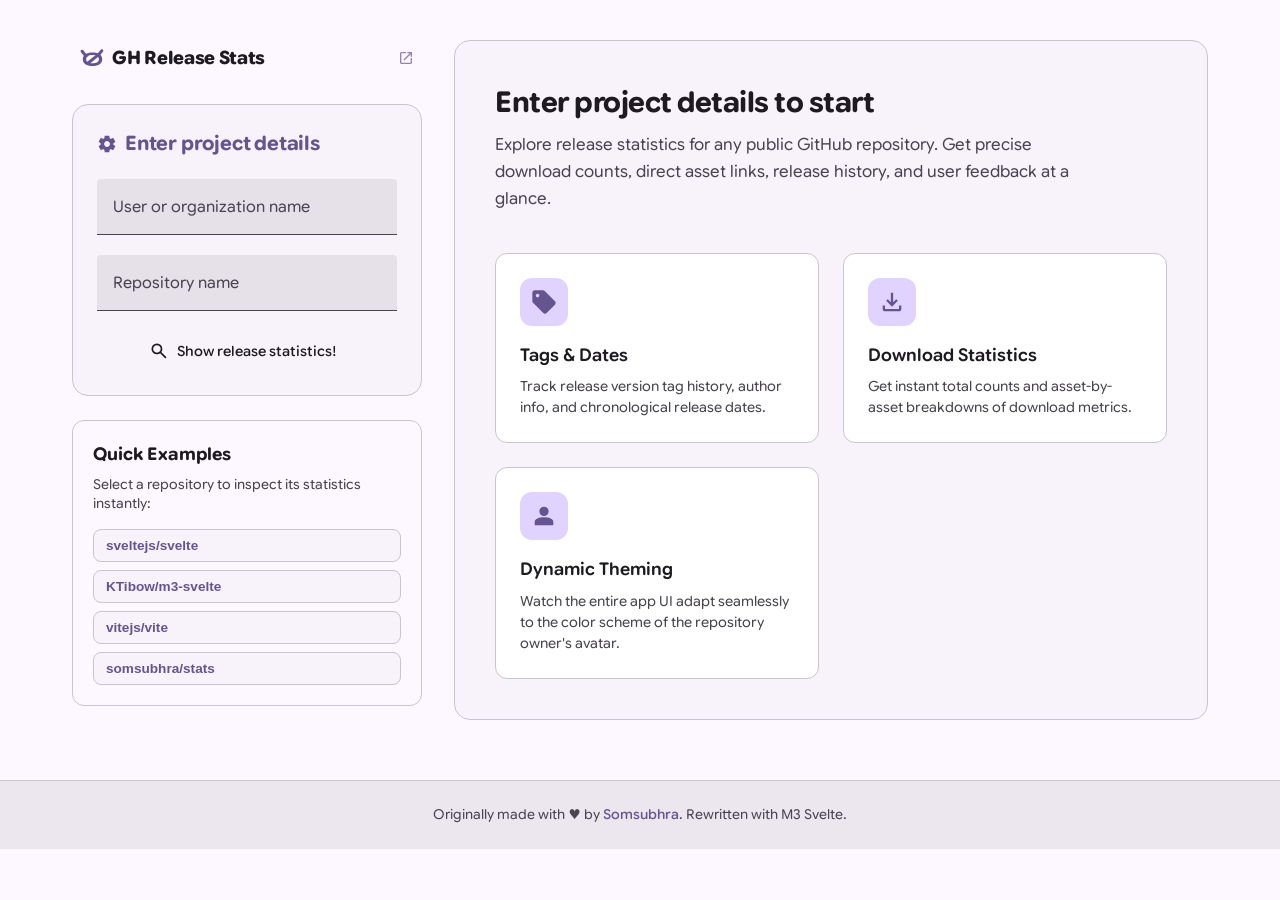
<file: gh-stats/index.html>
<!doctype html>
<html lang="en">
  <head>
    <meta charset="UTF-8" />
    <link rel="icon" type="image/x-icon" href="/gh-stats/assets/favicon-CV68iGDC.ico" />
    <meta name="viewport" content="width=device-width, initial-scale=1.0" />
    <meta name="description" content="Get the latest release stats like download counts, release dates, author on any GitHub project" />
    <meta name="keywords" content="GitHub, release, download, count, statistics" />
    <title>GitHub Release Stats</title>
    <!-- Modern typography -->
    <link rel="preconnect" href="https://fonts.googleapis.com">
    <link rel="preconnect" href="https://fonts.gstatic.com" crossorigin>
    <link href="https://fonts.googleapis.com/css2?family=Outfit:wght@300;400;500;600;700&family=JetBrains+Mono:wght@400;500&display=swap" rel="stylesheet">
    <style>
      :root {
        --m3-font: 'Outfit', sans-serif;
        --m3-font-mono: 'JetBrains Mono', monospace;
      }
    </style>
    <script type="module" crossorigin src="/gh-stats/assets/index-C4dkba8W.js"></script>
    <link rel="stylesheet" crossorigin href="/gh-stats/assets/index-BeLBGUkI.css">
  </head>
  <body>
    <div id="app"></div>
  </body>
</html>
</file>
<file: gh-stats/assets/index-BeLBGUkI.css>
@font-face{font-family:Google Sans Flex Variable;font-style:oblique 0deg 10deg;font-display:swap;font-weight:1 1000;font-stretch:25% 151%;src:url(/gh-stats/assets/google-sans-flex-canadian-aboriginal-full-normal-Cj03yycx.woff2)format("woff2-variations");unicode-range:U+2C7,U+2D8-2D9,U+2DB,U+307,U+1400-167F,U+18B0-18F5,U+25CC,U+11AB?}@font-face{font-family:Google Sans Flex Variable;font-style:oblique 0deg 10deg;font-display:swap;font-weight:1 1000;font-stretch:25% 151%;src:url(/gh-stats/assets/google-sans-flex-cherokee-full-normal-CV4u-O7m.woff2)format("woff2-variations");unicode-range:U+300-302,U+304,U+30B-30C,U+323-324,U+330-331,U+13A0-13FF,U+AB70-ABBF}@font-face{font-family:Google Sans Flex Variable;font-style:oblique 0deg 10deg;font-display:swap;font-weight:1 1000;font-stretch:25% 151%;src:url(/gh-stats/assets/google-sans-flex-math-full-normal-z8aw91EE.woff2)format("woff2-variations");unicode-range:U+302-303,U+305,U+307-308,U+310,U+312,U+315,U+31A,U+326-327,U+32C,U+32F-330,U+332-333,U+338,U+33A,U+346,U+34D,U+391-3A1,U+3A3-3A9,U+3B1-3C9,U+3D1,U+3D5-3D6,U+3F0-3F1,U+3F4-3F5,U+2016-2017,U+2034-2038,U+203C,U+2040,U+2043,U+2047,U+2050,U+2057,U+205F,U+2070-2071,U+2074-208E,U+2090-209C,U+20D0-20DC,U+20E1,U+20E5-20EF,U+2100-2112,U+2114-2115,U+2117-2121,U+2123-214F,U+2190,U+2192,U+2194-21AE,U+21B0-21E5,U+21F1-21F2,U+21F4-2211,U+2213-2214,U+2216-22FF,U+2308-230B,U+2310,U+2319,U+231C-2321,U+2336-237A,U+237C,U+2395,U+239B-23B7,U+23D0,U+23DC-23E1,U+2474-2475,U+25AF,U+25B3,U+25B7,U+25BD,U+25C1,U+25CA,U+25CC,U+25FB,U+266D-266F,U+27C0-27FF,U+2900-2AFF,U+2B0E-2B11,U+2B30-2B4C,U+2BFE,U+3030,U+FF5B,U+FF5D,U+1D400-1D7FF,U+1EE??}@font-face{font-family:Google Sans Flex Variable;font-style:oblique 0deg 10deg;font-display:swap;font-weight:1 1000;font-stretch:25% 151%;src:url(/gh-stats/assets/google-sans-flex-nushu-full-normal-C8ZFTV43.woff2)format("woff2-variations");unicode-range:U+2003,U+3000,U+3002,U+4E00,U+FE12,U+16FE1,U+1B170-1B2FB}@font-face{font-family:Google Sans Flex Variable;font-style:oblique 0deg 10deg;font-display:swap;font-weight:1 1000;font-stretch:25% 151%;src:url(/gh-stats/assets/google-sans-flex-symbols-full-normal-BwDdJVm2.woff2)format("woff2-variations");unicode-range:U+1-C,U+E-1F,U+7F-9F,U+20DD-20E0,U+20E2-20E4,U+2150-218F,U+2190,U+2192,U+2194-2199,U+21AF,U+21E6-21F0,U+21F3,U+2218-2219,U+2299,U+22C4-22C6,U+2300-243F,U+2440-244A,U+2460-24FF,U+25A0-27BF,U+28??,U+2921-2922,U+2981,U+29BF,U+29EB,U+2B??,U+4DC0-4DFF,U+FFF9-FFFB,U+10140-1018E,U+10190-1019C,U+101A0,U+101D0-101FD,U+102E0-102FB,U+10E60-10E7E,U+1D2C0-1D2D3,U+1D2E0-1D37F,U+1F0??,U+1F100-1F1AD,U+1F1E6-1F1FF,U+1F30D-1F30F,U+1F315,U+1F31C,U+1F31E,U+1F320-1F32C,U+1F336,U+1F378,U+1F37D,U+1F382,U+1F393-1F39F,U+1F3A7-1F3A8,U+1F3AC-1F3AF,U+1F3C2,U+1F3C4-1F3C6,U+1F3CA-1F3CE,U+1F3D4-1F3E0,U+1F3ED,U+1F3F1-1F3F3,U+1F3F5-1F3F7,U+1F408,U+1F415,U+1F41F,U+1F426,U+1F43F,U+1F441-1F442,U+1F444,U+1F446-1F449,U+1F44C-1F44E,U+1F453,U+1F46A,U+1F47D,U+1F4A3,U+1F4B0,U+1F4B3,U+1F4B9,U+1F4BB,U+1F4BF,U+1F4C8-1F4CB,U+1F4D6,U+1F4DA,U+1F4DF,U+1F4E3-1F4E6,U+1F4EA-1F4ED,U+1F4F7,U+1F4F9-1F4FB,U+1F4FD-1F4FE,U+1F503,U+1F507-1F50B,U+1F50D,U+1F512-1F513,U+1F53E-1F54A,U+1F54F-1F5FA,U+1F610,U+1F650-1F67F,U+1F687,U+1F68D,U+1F691,U+1F694,U+1F698,U+1F6AD,U+1F6B2,U+1F6B9-1F6BA,U+1F6BC,U+1F6C6-1F6CF,U+1F6D3-1F6D7,U+1F6E0-1F6EA,U+1F6F0-1F6F3,U+1F6F7-1F6FC,U+1F7??,U+1F800-1F80B,U+1F810-1F847,U+1F850-1F859,U+1F860-1F887,U+1F890-1F8AD,U+1F8B0-1F8BB,U+1F8C0-1F8C1,U+1F900-1F90B,U+1F93B,U+1F946,U+1F984,U+1F996,U+1F9E9,U+1FA00-1FA6F,U+1FA70-1FA7C,U+1FA80-1FA89,U+1FA8F-1FAC6,U+1FACE-1FADC,U+1FADF-1FAE9,U+1FAF0-1FAF8,U+1FB??}@font-face{font-family:Google Sans Flex Variable;font-style:oblique 0deg 10deg;font-display:swap;font-weight:1 1000;font-stretch:25% 151%;src:url(/gh-stats/assets/google-sans-flex-syriac-full-normal-D_HL2ncx.woff2)format("woff2-variations");unicode-range:U+303-304,U+307-308,U+30A,U+320,U+323-325,U+32D-32E,U+330-331,U+60C,U+61B-61C,U+61F,U+621,U+640,U+64B-655,U+660-66C,U+670,U+700-74F,U+860-86A,U+1DF8,U+1DFA,U+200C-200F,U+25CC,U+2670-2671}@font-face{font-family:Google Sans Flex Variable;font-style:oblique 0deg 10deg;font-display:swap;font-weight:1 1000;font-stretch:25% 151%;src:url(/gh-stats/assets/google-sans-flex-tifinagh-full-normal-BPmlgRLm.woff2)format("woff2-variations");unicode-range:U+2C7,U+301-302,U+304,U+306-307,U+309,U+323,U+331,U+200C-200D,U+202E,U+25CC,U+2D30-2D7F}@font-face{font-family:Google Sans Flex Variable;font-style:oblique 0deg 10deg;font-display:swap;font-weight:1 1000;font-stretch:25% 151%;src:url(/gh-stats/assets/google-sans-flex-vietnamese-full-normal-dGb4j3IF.woff2)format("woff2-variations");unicode-range:U+102-103,U+110-111,U+128-129,U+168-169,U+1A0-1A1,U+1AF-1B0,U+300-301,U+303-304,U+308-309,U+323,U+329,U+1EA0-1EF9,U+20AB}@font-face{font-family:Google Sans Flex Variable;font-style:oblique 0deg 10deg;font-display:swap;font-weight:1 1000;font-stretch:25% 151%;src:url(/gh-stats/assets/google-sans-flex-latin-ext-full-normal-ZehznIcO.woff2)format("woff2-variations");unicode-range:U+100-2BA,U+2BD-2C5,U+2C7-2CC,U+2CE-2D7,U+2DD-2FF,U+304,U+308,U+329,U+1D00-1DBF,U+1E00-1E9F,U+1EF2-1EFF,U+2020,U+20A0-20AB,U+20AD-20C0,U+2113,U+2C60-2C7F,U+A720-A7FF}@font-face{font-family:Google Sans Flex Variable;font-style:oblique 0deg 10deg;font-display:swap;font-weight:1 1000;font-stretch:25% 151%;src:url(/gh-stats/assets/google-sans-flex-latin-full-normal-BV7_IxuE.woff2)format("woff2-variations");unicode-range:U+??,U+131,U+152-153,U+2BB-2BC,U+2C6,U+2DA,U+2DC,U+304,U+308,U+329,U+2000-206F,U+20AC,U+2122,U+2191,U+2193,U+2212,U+2215,U+FEFF,U+FFFD}@font-face{font-family:Google Sans Code;font-style:normal;font-display:swap;font-weight:400;src:url([data-uri])format("woff2"),url([data-uri])format("woff");unicode-range:U+61F,U+640,U+2015,U+201B,U+2020-2021,U+2030,U+204F,U+25CC,U+2E28-2E29,U+2E41,U+1E900-1E95F}@font-face{font-family:Google Sans Code;font-style:normal;font-display:swap;font-weight:400;src:url([data-uri])format("woff2"),url([data-uri])format("woff");unicode-range:U+2C7,U+2D8-2D9,U+2DB,U+307,U+1400-167F,U+18B0-18F5,U+25CC,U+11AB?}@font-face{font-family:Google Sans Code;font-style:normal;font-display:swap;font-weight:400;src:url([data-uri])format("woff2"),url([data-uri])format("woff");unicode-range:U+300-302,U+304,U+30B-30C,U+323-324,U+330-331,U+13A0-13FF,U+AB70-ABBF}@font-face{font-family:Google Sans Code;font-style:normal;font-display:swap;font-weight:400;src:url(/gh-stats/assets/google-sans-code-math-400-normal-C2EgcUvD.woff2)format("woff2"),url(/gh-stats/assets/google-sans-code-math-400-normal-CZ27nafP.woff)format("woff");unicode-range:U+302-303,U+305,U+307-308,U+310,U+312,U+315,U+31A,U+326-327,U+32C,U+32F-330,U+332-333,U+338,U+33A,U+346,U+34D,U+391-3A1,U+3A3-3A9,U+3B1-3C9,U+3D1,U+3D5-3D6,U+3F0-3F1,U+3F4-3F5,U+2016-2017,U+2034-2038,U+203C,U+2040,U+2043,U+2047,U+2050,U+2057,U+205F,U+2070-2071,U+2074-208E,U+2090-209C,U+20D0-20DC,U+20E1,U+20E5-20EF,U+2100-2112,U+2114-2115,U+2117-2121,U+2123-214F,U+2190,U+2192,U+2194-21AE,U+21B0-21E5,U+21F1-21F2,U+21F4-2211,U+2213-2214,U+2216-22FF,U+2308-230B,U+2310,U+2319,U+231C-2321,U+2336-237A,U+237C,U+2395,U+239B-23B7,U+23D0,U+23DC-23E1,U+2474-2475,U+25AF,U+25B3,U+25B7,U+25BD,U+25C1,U+25CA,U+25CC,U+25FB,U+266D-266F,U+27C0-27FF,U+2900-2AFF,U+2B0E-2B11,U+2B30-2B4C,U+2BFE,U+3030,U+FF5B,U+FF5D,U+1D400-1D7FF,U+1EE??}@font-face{font-family:Google Sans Code;font-style:normal;font-display:swap;font-weight:400;src:url([data-uri])format("woff2"),url([data-uri])format("woff");unicode-range:U+300,U+306-308,U+313,U+483,U+20DB,U+25CC,U+10350-1037A}@font-face{font-family:Google Sans Code;font-style:normal;font-display:swap;font-weight:400;src:url(/gh-stats/assets/google-sans-code-symbols-400-normal-BtBR4e7S.woff2)format("woff2"),url(/gh-stats/assets/google-sans-code-symbols-400-normal-Bi-bzCg9.woff)format("woff");unicode-range:U+1-C,U+E-1F,U+7F-9F,U+20DD-20E0,U+20E2-20E4,U+2150-218F,U+2190,U+2192,U+2194-2199,U+21AF,U+21E6-21F0,U+21F3,U+2218-2219,U+2299,U+22C4-22C6,U+2300-243F,U+2440-244A,U+2460-24FF,U+25A0-27BF,U+28??,U+2921-2922,U+2981,U+29BF,U+29EB,U+2B??,U+4DC0-4DFF,U+FFF9-FFFB,U+10140-1018E,U+10190-1019C,U+101A0,U+101D0-101FD,U+102E0-102FB,U+10E60-10E7E,U+1D2C0-1D2D3,U+1D2E0-1D37F,U+1F0??,U+1F100-1F1AD,U+1F1E6-1F1FF,U+1F30D-1F30F,U+1F315,U+1F31C,U+1F31E,U+1F320-1F32C,U+1F336,U+1F378,U+1F37D,U+1F382,U+1F393-1F39F,U+1F3A7-1F3A8,U+1F3AC-1F3AF,U+1F3C2,U+1F3C4-1F3C6,U+1F3CA-1F3CE,U+1F3D4-1F3E0,U+1F3ED,U+1F3F1-1F3F3,U+1F3F5-1F3F7,U+1F408,U+1F415,U+1F41F,U+1F426,U+1F43F,U+1F441-1F442,U+1F444,U+1F446-1F449,U+1F44C-1F44E,U+1F453,U+1F46A,U+1F47D,U+1F4A3,U+1F4B0,U+1F4B3,U+1F4B9,U+1F4BB,U+1F4BF,U+1F4C8-1F4CB,U+1F4D6,U+1F4DA,U+1F4DF,U+1F4E3-1F4E6,U+1F4EA-1F4ED,U+1F4F7,U+1F4F9-1F4FB,U+1F4FD-1F4FE,U+1F503,U+1F507-1F50B,U+1F50D,U+1F512-1F513,U+1F53E-1F54A,U+1F54F-1F5FA,U+1F610,U+1F650-1F67F,U+1F687,U+1F68D,U+1F691,U+1F694,U+1F698,U+1F6AD,U+1F6B2,U+1F6B9-1F6BA,U+1F6BC,U+1F6C6-1F6CF,U+1F6D3-1F6D7,U+1F6E0-1F6EA,U+1F6F0-1F6F3,U+1F6F7-1F6FC,U+1F7??,U+1F800-1F80B,U+1F810-1F847,U+1F850-1F859,U+1F860-1F887,U+1F890-1F8AD,U+1F8B0-1F8BB,U+1F8C0-1F8C1,U+1F900-1F90B,U+1F93B,U+1F946,U+1F984,U+1F996,U+1F9E9,U+1FA00-1FA6F,U+1FA70-1FA7C,U+1FA80-1FA89,U+1FA8F-1FAC6,U+1FACE-1FADC,U+1FADF-1FAE9,U+1FAF0-1FAF8,U+1FB??}@font-face{font-family:Google Sans Code;font-style:normal;font-display:swap;font-weight:400;src:url([data-uri])format("woff2"),url(/gh-stats/assets/google-sans-code-symbols2-400-normal-BNMS1DcU.woff)format("woff");unicode-range:U+2000-2001,U+2004-2008,U+200A,U+23B8-23BD,U+2500-259F}@font-face{font-family:Google Sans Code;font-style:normal;font-display:swap;font-weight:400;src:url([data-uri])format("woff2"),url([data-uri])format("woff");unicode-range:U+303-304,U+307-308,U+30A,U+320,U+323-325,U+32D-32E,U+330-331,U+60C,U+61B-61C,U+61F,U+621,U+640,U+64B-655,U+660-66C,U+670,U+700-74F,U+860-86A,U+1DF8,U+1DFA,U+200C-200F,U+25CC,U+2670-2671}@font-face{font-family:Google Sans Code;font-style:normal;font-display:swap;font-weight:400;src:url(/gh-stats/assets/google-sans-code-vietnamese-400-normal-CWRUr5CO.woff2)format("woff2"),url(/gh-stats/assets/google-sans-code-vietnamese-400-normal-BG8llNp1.woff)format("woff");unicode-range:U+102-103,U+110-111,U+128-129,U+168-169,U+1A0-1A1,U+1AF-1B0,U+300-301,U+303-304,U+308-309,U+323,U+329,U+1EA0-1EF9,U+20AB}@font-face{font-family:Google Sans Code;font-style:normal;font-display:swap;font-weight:400;src:url(/gh-stats/assets/google-sans-code-latin-ext-400-normal-xZllot2U.woff2)format("woff2"),url(/gh-stats/assets/google-sans-code-latin-ext-400-normal-Lq9fiLbm.woff)format("woff");unicode-range:U+100-2BA,U+2BD-2C5,U+2C7-2CC,U+2CE-2D7,U+2DD-2FF,U+304,U+308,U+329,U+1D00-1DBF,U+1E00-1E9F,U+1EF2-1EFF,U+2020,U+20A0-20AB,U+20AD-20C0,U+2113,U+2C60-2C7F,U+A720-A7FF}@font-face{font-family:Google Sans Code;font-style:normal;font-display:swap;font-weight:400;src:url(/gh-stats/assets/google-sans-code-latin-400-normal-CqaqKeEp.woff2)format("woff2"),url(/gh-stats/assets/google-sans-code-latin-400-normal-D6KWKkes.woff)format("woff");unicode-range:U+??,U+131,U+152-153,U+2BB-2BC,U+2C6,U+2DA,U+2DC,U+304,U+308,U+329,U+2000-206F,U+20AC,U+2122,U+2191,U+2193,U+2212,U+2215,U+FEFF,U+FFFD}@layer base{*,:before,:after{box-sizing:inherit}.m3-container{box-sizing:border-box;-webkit-tap-highlight-color:transparent}.m3-container a,a.m3-container{text-decoration:none}.m3-container dialog,dialog.m3-container{margin:auto}:root{accent-color:var(--m3c-primary)}:focus-visible{outline:none;animation:.6s cubic-bezier(.14,5.63,.4,.5) forwards focus-outward}}@layer tokens{:root{--m3-elevation-0:none;--m3-elevation-1: 0px 1px 2px 0px oklch(from var(--m3c-shadow) l c h / .3),  0px 1px 3px 1px oklch(from var(--m3c-shadow) l c h / .15);--m3-elevation-2:0px 1px 2px 0px oklch(from var(--m3c-shadow) l c h / .3), 0px 2px 6px 2px oklch(from var(--m3c-shadow) l c h / .15);--m3-elevation-3:0px 1px 3px 0px oklch(from var(--m3c-shadow) l c h / .3), 0px 4px 8px 3px oklch(from var(--m3c-shadow) l c h / .15);--m3-elevation-4:0px 2px 3px 0px oklch(from var(--m3c-shadow) l c h / .3), 0px 6px 10px 4px oklch(from var(--m3c-shadow) l c h / .15);--m3-elevation-5:0px 4px 4px 0px oklch(from var(--m3c-shadow) l c h / .3), 0px 8px 12px 6px oklch(from var(--m3c-shadow) l c h / .15);--m3-shape-none:0;--m3-shape-extra-small:4px;--m3-shape-small:8px;--m3-shape-medium:12px;--m3-shape-large:16px;--m3-shape-large-increased:20px;--m3-shape-extra-large:28px;--m3-shape-full:calc(infinity * 1px);--m3-optical-centering-coefficient:.11;--m3-font:"Google Sans Flex", "Google Sans Flex Variable", Roboto, system-ui;--m3-font-mono:"Google Sans Code", monospace;--m3-timing-function-fast-spatial:linear(0, .02, .07, .15, .25 7.8%, .65 15.5%, .81, .93, 1.015, 1.07 29.9%, 1.09, 1.092 38.3%, 1.015 55.9%, .99 66.2%, 1);--m3-duration-fast-spatial:.383s;--m3-easing-fast-spatial:var(--m3-timing-function-fast-spatial) var(--m3-duration-fast-spatial);--m3-timing-function-spatial:linear(0, .018, .06, .13, .2 9%, .53 18%, .692, .82, .9, .96, .99 45%, 1.012 54%, 1);--m3-duration-spatial:.45s;--m3-easing-spatial:var(--m3-timing-function-spatial) var(--m3-duration-spatial);--m3-timing-function-slow-spatial:linear(0, .015, .06, .12, .195 9%, .54 19%, .7, .82, .9, .954, .99 46%, 1.01 55%, 1.01, 1);--m3-duration-slow-spatial:.6s;--m3-easing-slow-spatial:var(--m3-timing-function-slow-spatial) var(--m3-duration-slow-spatial);--m3-timing-function-fast:linear(0, .02 2.3%, .08 5.1%, .265, .452, .61, .732, .82 33.7%, .89, .93 46.9%, .974 58.6%, .994, 1);--m3-duration-fast:.15s;--m3-easing-fast:var(--m3-timing-function-fast) var(--m3-duration-fast);--m3-timing-function:linear(0, .016 2%, .08 5%, .26, .45, .605, .726, .815 33%, .89, .935 47%, .972 58%, .996, 1);--m3-duration:.233s;--m3-easing:var(--m3-timing-function) var(--m3-duration);--m3-timing-function-slow:linear(0, .016 2%, .08 5%, .26, .452, .61, .73, .82 33%, .89, .932 46%, .975 58%, .995, 1);--m3-duration-slow:.333s;--m3-easing-slow:var(--m3-timing-function-slow) var(--m3-duration-slow);--m3-timing-function-emphasized:linear(0, .01 3.2%, .03, .06, .11, .19 13.3%, .25, .32, .43, .53, .61 19.3%, .69, .74, .78, .81 27.2%, .88, .92 40.6%, .964 55%, .994, 1);--m3-timing-function-emphasized-accel:cubic-bezier(.3, 0, .8, .15);--m3-timing-function-emphasized-decel:cubic-bezier(.05, .7, .1, 1);--m3-timing-function-zeno:linear(0, .175, .32, .44, .54, .62 17.2%, .73, .81, .87 36.1%, .926, .96 55.6%, .99, 1);--m3-card-shape:var(--m3-shape-medium);--m3-field-filled-shape:var(--m3-shape-extra-small)}}:root{--m3v-background:var(--m3c-surface)}@keyframes focus-outward{0%{box-shadow:0 0 0 0px var(--m3c-secondary)}to{box-shadow:0 0 0 3px var(--m3c-secondary)}}@keyframes focus-inward{0%{box-shadow:inset 0 0 0 0px var(--m3c-secondary)}to{box-shadow:inset 0 0 0 3px var(--m3c-secondary)}}[placeholder]::placeholder{color:oklch(from var(--m3c-on-surface) l c h / .5);opacity:1}::selection{background-color:var(--m3c-tertiary-container);color:var(--m3c-on-tertiary-container)}:root{--m3-font:"Google Sans Flex Variable", "Google Sans Flex", system-ui, sans-serif;--m3-font-mono:"Google Sans Code", monospace;font-family:var(--m3-font);background-color:var(--m3c-surface);color:var(--m3c-on-surface);font-size:1rem;font-weight:400;line-height:1.5;font-family:var(--m3-font);box-sizing:border-box}*,:before,:after{box-sizing:inherit;font-variation-settings:"ROND" 100;transition:background-color .5s cubic-bezier(.2,.8,.2,1),color .5s cubic-bezier(.2,.8,.2,1),border-color .5s cubic-bezier(.2,.8,.2,1),box-shadow .5s cubic-bezier(.2,.8,.2,1),fill .5s cubic-bezier(.2,.8,.2,1),stroke .5s cubic-bezier(.2,.8,.2,1)}body{min-height:100vh;margin:0;padding:0}.m3-container{box-sizing:border-box!important;display:inline-flex!important}.m3-container:has(>input:not([type=checkbox]):not([type=radio])){align-items:center!important;height:56px!important;min-height:56px!important;display:flex!important}.m3-container>input:not([type=checkbox]):not([type=radio]){height:100%!important;min-height:56px!important}button.m3-container,a.m3-container{justify-content:center!important;align-items:center!important;height:40px!important;min-height:40px!important;padding:0 24px!important;display:inline-flex!important}button.m3-container.icon-left,a.m3-container.icon-left{gap:8px!important;padding-left:16px!important}.m3-container.lines-1{height:56px!important}.m3-container.lines-2{height:72px!important}.m3-container.lines-3{height:88px!important}hr.svelte-1a7avfj{border:none;border-bottom:solid 1px var(--m3c-outline-variant);height:0;margin:0}.inset.svelte-1a7avfj{margin-left:1rem;margin-right:1rem}svg.svelte-tjrm9p{flex-shrink:0;overflow:visible}:where(.m3-layer){-webkit-tap-highlight-color:transparent;position:relative}:where(.m3-layer):before{content:"";position:absolute;inset:0}:where(.m3-layer):after{content:"";border-radius:inherit;pointer-events:none;opacity:0;transition:opacity var(--m3-easing-fast);background-color:currentColor;position:absolute;inset:0}:disabled.m3-layer:after,input:disabled+.layer-container.m3-layer:after{display:none}label:has(>input:disabled).m3-layer:after{display:none}@media (hover:hover){:hover.m3-layer:after,:active.m3-layer:after{opacity:.08}}:focus-visible.m3-layer:after,input:focus-visible+.layer-container.m3-layer:after,html:not(.js) :active.m3-layer:after{opacity:.12}label:has(>input:focus-visible).m3-layer:after{opacity:.12}.m3-container.xs.svelte-eefjof{font-family:var(--m3-font);height:--m3-density(2rem);--shape:1rem;--square-shape:var(--m3-shape-medium);--pressed-shape:var(--m3-shape-small);gap:.5rem;padding:0 .75rem;font-size:.875rem;font-weight:500;line-height:1.429}.m3-container.xs.svelte-eefjof.icon-full{width:2rem;padding:0}.m3-container.s.svelte-eefjof{font-family:var(--m3-font);height:--m3-density(2.5rem);--shape:1.25rem;--square-shape:var(--m3-shape-medium);--pressed-shape:var(--m3-shape-small);gap:.5rem;padding:0 1rem;font-size:.875rem;font-weight:500;line-height:1.429}.m3-container.s.svelte-eefjof.icon-full{width:2.5rem;padding:0}.m3-container.m.svelte-eefjof{font-family:var(--m3-font);height:--m3-density(3.5rem);--shape:1.75rem;--square-shape:var(--m3-shape-large);--pressed-shape:var(--m3-shape-medium);gap:.5rem;padding:0 1.5rem;font-size:1rem;font-weight:500;line-height:1.5}.m3-container.m.svelte-eefjof.icon-left>svg{width:1.5rem;height:1.5rem}.m3-container.m.svelte-eefjof.icon-full{width:3.5rem;padding:0}.m3-container.m.svelte-eefjof.icon-full>svg{width:1.5rem;height:1.5rem}.m3-container.l.svelte-eefjof{font-family:var(--m3-font);height:--m3-density(6rem);--shape:3rem;--square-shape:var(--m3-shape-extra-large);--pressed-shape:var(--m3-shape-large);gap:.75rem;padding:0 3rem;font-size:1.5rem;font-weight:400;line-height:1.333}.m3-container.l.svelte-eefjof.icon-left>svg{width:2rem;height:2rem}.m3-container.l.svelte-eefjof.icon-full{width:6rem;padding:0}.m3-container.l.svelte-eefjof.icon-full>svg{width:2rem;height:2rem}.m3-container.xl.svelte-eefjof{font-family:var(--m3-font);height:--m3-density(8.5rem);--shape:4.25rem;--square-shape:var(--m3-shape-extra-large);--pressed-shape:var(--m3-shape-large);gap:1rem;padding:0 4rem;font-size:2rem;font-weight:400;line-height:1.25}.m3-container.xl.svelte-eefjof.icon-left>svg{width:2.5rem;height:2.5rem}.m3-container.xl.svelte-eefjof.icon-full{width:8.5rem;padding:0}.m3-container.xl.svelte-eefjof.icon-full>svg{width:2.5rem;height:2.5rem}.m3-container.svelte-eefjof{border-radius:var(--shape);transition:border-radius var(--m3-easing-fast-spatial), box-shadow var(--m3-easing-fast), background-color var(--m3-easing-fast), color var(--m3-easing-fast);cursor:pointer;-webkit-user-select:none;user-select:none;background-color:#0000;border:none;justify-content:center;align-items:center;display:inline-flex}.m3-container.svelte-eefjof:disabled{background-color:oklch(from var(--m3c-on-surface) l c h / .12);color:oklch(from var(--m3c-on-surface) l c h / .38);cursor:auto}.m3-container.svelte-eefjof:has(>input:disabled){background-color:oklch(from var(--m3c-on-surface) l c h / .12);color:oklch(from var(--m3c-on-surface) l c h / .38);cursor:auto}.m3-container.svelte-eefjof.elevated:not(:disabled,:has(>input:disabled)){background-color:var(--m3c-surface-container-low);color:var(--m3c-primary);box-shadow:var(--m3-elevation-1)}.m3-container.svelte-eefjof.elevated:not(:disabled,:has(>input:disabled)):has(>input:checked){background-color:var(--m3c-primary);color:var(--m3c-on-primary)}@media (hover:hover){.m3-container.svelte-eefjof.elevated:not(:disabled,:has(>input:disabled)):hover{box-shadow:var(--m3-elevation-2)}}.m3-container.svelte-eefjof.filled:not(:disabled,:has(>input:disabled)){background-color:var(--m3c-primary);color:var(--m3c-on-primary)}.m3-container.svelte-eefjof.filled:not(:disabled,:has(>input:disabled)):has(>input:is([type=checkbox],[type=radio]):not(:checked)){background-color:var(--m3c-surface-container);color:var(--m3c-on-surface-variant)}.m3-container.svelte-eefjof.tonal:not(:disabled,:has(>input:disabled)){background-color:var(--m3c-secondary-container);color:var(--m3c-on-secondary-container)}.m3-container.svelte-eefjof.tonal:not(:disabled,:has(>input:disabled)):has(>input:checked){background-color:var(--m3c-secondary);color:var(--m3c-on-secondary)}.m3-container.svelte-eefjof.outlined{outline:1px solid var(--m3c-outline-variant);outline-offset:-1px}.m3-container.svelte-eefjof.outlined.l{outline-offset:-2px;outline-width:2px}.m3-container.svelte-eefjof.outlined.xl{outline-offset:-3px;outline-width:3px}.m3-container.svelte-eefjof.outlined:not(:disabled,:has(>input:disabled)){outline-color:var(--m3c-outline-variant);color:var(--m3c-on-surface-variant)}.m3-container.svelte-eefjof.outlined:not(:disabled,:has(>input:disabled)):has(>input:checked){outline-color:var(--m3c-inverse-surface);background-color:var(--m3c-inverse-surface);color:var(--m3c-inverse-on-surface)}.m3-container.svelte-eefjof.outlined:has(>input:disabled){outline-color:oklch(from var(--m3c-on-surface) l c h / .12);background-color:#0000}.m3-container.svelte-eefjof.text:not(:disabled,:has(>input:disabled)){color:var(--m3c-primary)}@media (hover:hover){.m3-container.svelte-eefjof:is(.filled:where(.svelte-eefjof),.tonal:where(.svelte-eefjof)):not(:disabled,label):hover{box-shadow:var(--m3-elevation-1)}}:is(.m3-container.svelte-eefjof.square:not(:has(>input:checked),:open>summary:where(.svelte-eefjof)),.m3-container.svelte-eefjof:not(.square):is(:where(.svelte-eefjof):has(>input:checked),:open>summary:where(.svelte-eefjof))){border-radius:var(--square-shape)}.m3-container.svelte-eefjof:active:not(:disabled,:has(>input:disabled)){border-radius:var(--pressed-shape)!important}.m3-container.svelte-eefjof>*{flex-shrink:0}.m3-container.svelte-eefjof>svg{width:1.25rem;height:1.25rem}.m3-container.svelte-eefjof>input{opacity:0;pointer-events:none;width:0;height:0;position:absolute}.m3-container.svelte-eefjof{-webkit-print-color-adjust:exact;print-color-adjust:exact}@media screen and (forced-colors:active){.m3-container.svelte-eefjof:is(.elevated:where(.svelte-eefjof),.filled:where(.svelte-eefjof),.tonal:where(.svelte-eefjof)){background-color:#0000;border:1px solid}.m3-container.svelte-eefjof:disabled{opacity:.38}}.m3-container.svelte-mxwuxu{border-radius:var(--m3-card-shape);background-color:var(--m3c-surface);--m3v-background:var(--m3c-surface);color:var(--m3c-on-surface);border:none;flex-direction:column;padding:1rem;display:flex}button.svelte-mxwuxu{text-align:inherit;font:inherit;letter-spacing:inherit;cursor:pointer;transition:box-shadow var(--m3-easing-fast)}@media (hover:hover){button.svelte-mxwuxu:hover{box-shadow:var(--m3-elevation-1)}button.elevated.svelte-mxwuxu:hover{box-shadow:var(--m3-elevation-2)}}.elevated.svelte-mxwuxu{background-color:var(--m3c-surface-container-low);--m3v-background:var(--m3c-surface-container-low);box-shadow:var(--m3-elevation-1)}.filled.svelte-mxwuxu{background-color:var(--m3c-surface-container-highest);--m3v-background:var(--m3c-surface-container-highest)}.outlined.svelte-mxwuxu{border:solid 1px var(--m3c-outline-variant)}@media print,(forced-colors:active){.type-filled.svelte-mxwuxu{outline:.125rem solid}}@media (forced-colors:active){.type-elevated.svelte-mxwuxu{outline:.125rem solid}}svg.svelte-ruye1y{color:var(--m3c-primary)}svg.svelte-ruye1y.container{background-color:var(--m3c-primary-container);color:var(--m3c-on-primary-container);border-radius:var(--m3-shape-full)}svg.svelte-ruye1y.center{margin:auto}.m3-container.svelte-1czqzgs{height:--m3-density(3.5rem);align-items:center;min-width:15rem;display:inline-flex;position:relative}input.svelte-1czqzgs{font-family:var(--m3-font);border-radius:var(--m3-field-filled-shape) var(--m3-field-filled-shape) 0 0;background-color:var(--m3c-surface-container-highest);width:100%;height:100%;color:var(--m3c-on-surface);border:none;padding:1.5rem 1rem .5rem;font-size:1rem;font-weight:400;line-height:1.5;animation:none;position:absolute;inset:0}label.svelte-1czqzgs{font-family:var(--m3-font);inset-inline-start:1rem;color:var(--error,var(--m3c-on-surface-variant));font-size:1rem;font-weight:400;line-height:1.5;position:absolute;top:50%;translate:0 -50%}input:where(.svelte-1czqzgs):hover~:is(label.svelte-1czqzgs){color:var(--error,var(--m3c-on-surface))}input:where(.svelte-1czqzgs):focus~:is(label.svelte-1czqzgs){color:var(--error,var(--m3c-primary))}input:where(.svelte-1czqzgs):disabled~:is(label.svelte-1czqzgs){color:oklch(from var(--m3c-on-surface) l c h / .38)}input:where(.svelte-1czqzgs):focus~:is(label.svelte-1czqzgs),input:where(.svelte-1czqzgs):not(:placeholder-shown)~:is(label.svelte-1czqzgs){font-family:var(--m3-font);font-size:.75rem;font-weight:400;line-height:1.333;top:.5rem;translate:0}label.svelte-1czqzgs{pointer-events:none;transition:color .1s,top .1s,translate .1s,font-size .3s,line-height .3s,letter-spacing .3s}.layer.svelte-1czqzgs{border-radius:var(--m3-field-filled-shape) var(--m3-field-filled-shape) 0 0;pointer-events:none;transition:all .1s;position:absolute;inset:0}input:where(.svelte-1czqzgs):enabled:hover~.layer.svelte-1czqzgs{background-color:oklch(from var(--m3c-on-surface) l c h / .08)}.layer.svelte-1czqzgs:after{content:" ";background-color:var(--error,var(--m3c-on-surface-variant));width:100%;height:1px;transition:all .1s;display:block;position:absolute;bottom:0}.m3-container.svelte-1czqzgs svg{color:var(--m3c-on-surface-variant);pointer-events:none}.m3-container.svelte-1czqzgs>.leading{margin-inline-start:.75rem;position:relative}.trailing.svelte-1czqzgs{cursor:pointer;background-color:#0000;border:none;border-start-end-radius:.25rem;border-end-end-radius:.25rem;justify-content:center;align-items:center;height:100%;padding-inline:.75rem;display:flex;position:absolute;inset-inline-end:0}input.svelte-1czqzgs:focus~.layer:where(.svelte-1czqzgs):after{background-color:var(--error,var(--m3c-primary));height:.125rem}.leading-icon.svelte-1czqzgs>input:where(.svelte-1czqzgs){padding-inline-start:3.25rem}.leading-icon.svelte-1czqzgs>label:where(.svelte-1czqzgs){inset-inline-start:3.25rem}.trailing-icon.svelte-1czqzgs>input:where(.svelte-1czqzgs){padding-inline-end:3.25rem}.error.svelte-1czqzgs{--error:var(--m3c-error)}.error.svelte-1czqzgs>input:where(.svelte-1czqzgs):hover~label:where(.svelte-1czqzgs),.error.svelte-1czqzgs>input:where(.svelte-1czqzgs):hover~.layer:where(.svelte-1czqzgs){--error:var(--m3c-on-error-container)}input.svelte-1czqzgs:disabled{background-color:oklch(from var(--m3c-on-surface) l c h / .04);color:oklch(from var(--m3c-on-surface) l c h / .38)}input.svelte-1czqzgs:disabled~.layer:where(.svelte-1czqzgs):after{background-color:oklch(from var(--m3c-on-surface) l c h / .38)}input.svelte-1czqzgs:disabled~svg{color:oklch(from var(--m3c-on-surface) l c h / .38)}.m3-container.svelte-1czqzgs{-webkit-print-color-adjust:exact;print-color-adjust:exact}@media screen and (forced-colors:active){input.svelte-1czqzgs{background-color:field}.layer.svelte-1czqzgs:after,input.svelte-1czqzgs:focus~.layer:where(.svelte-1czqzgs):after{background-color:canvastext}}.m3-container.svelte-1gi5nku{display:flex}.m3-container.svelte-1gi5nku.compact{background-color:var(--m3c-surface-container);justify-content:space-evenly}.m3-container.svelte-1gi5nku.medium{background-color:var(--m3c-surface-container);justify-content:center}.m3-container.svelte-1gi5nku.large{flex-direction:column;gap:.25rem;width:6rem}.m3-container.svelte-1gi5nku.extra-large{flex-direction:column;min-width:13.75rem;max-width:22.5rem;padding-block:1.25rem}@media (width<37.5rem){.m3-container.auto.svelte-1gi5nku{background-color:var(--m3c-surface-container);justify-content:space-evenly}}@media (37.5rem<=width<52.5rem){.m3-container.auto.svelte-1gi5nku{background-color:var(--m3c-surface-container);justify-content:center}}@media (52.5rem<=width<100rem){.m3-container.auto.svelte-1gi5nku{flex-direction:column;gap:.25rem;width:6rem}}@media (width>=100rem){.m3-container.auto.svelte-1gi5nku{flex-direction:column;min-width:13.75rem;max-width:22.5rem;padding-block:1.25rem}}.m3-container.svelte-cudn9{font-family:var(--m3-font);font-size:.75rem;font-weight:500;line-height:1.333;display:flex}.m3-container.svelte-cudn9:is(button:where(.svelte-cudn9)){cursor:pointer;background:0 0;border:none;padding:0}.m3-container.svelte-cudn9 .content:where(.svelte-cudn9){color:var(--m3c-on-surface-variant);transition:var(--m3-easing);align-items:center;gap:.25rem;display:flex}.m3-container.svelte-cudn9 .icon:where(.svelte-cudn9){border-radius:var(--m3-shape-full);transition:var(--m3-easing);justify-content:center;align-items:center;display:flex;position:relative}.m3-container.svelte-cudn9 .icon:where(.svelte-cudn9)>svg{z-index:1}.m3-container.svelte-cudn9 .icon:where(.svelte-cudn9):before{content:" ";background-color:var(--m3c-secondary-container);opacity:0;width:0;transition:opacity var(--m3-easing), inset 0s .5s, width 0s .5s;border-radius:2rem;display:block;position:absolute;inset:0 50%}.m3-container.svelte-cudn9.compact{flex-direction:column;height:4rem;padding-block:.375rem}.m3-container.svelte-cudn9.compact .content.svelte-cudn9{text-align:center;flex-direction:column}.m3-container.svelte-cudn9.compact .content.svelte-cudn9:hover>.icon:where(.svelte-cudn9){background-color:oklch(from currentColor l c h / .08)}:is(.m3-container.svelte-cudn9.compact .content.svelte-cudn9:focus-visible,.m3-container.svelte-cudn9.compact .content.svelte-cudn9:active)>.icon:where(.svelte-cudn9){background-color:oklch(from currentColor l c h / .12)}.m3-container.svelte-cudn9.compact .content.svelte-cudn9>.icon:where(.svelte-cudn9){width:3.5rem;height:2rem}.m3-container.svelte-cudn9.compact .content.svelte-cudn9:after,.m3-container.svelte-cudn9.compact .content.svelte-cudn9>.active-ripple{display:none}.m3-container.svelte-cudn9.compact .content.selected.svelte-cudn9{color:var(--m3c-secondary)}.m3-container.svelte-cudn9.compact .content.selected.svelte-cudn9>.icon:where(.svelte-cudn9){color:var(--m3c-on-secondary-container)}.m3-container.svelte-cudn9.compact .content.selected.svelte-cudn9>.icon:where(.svelte-cudn9):before{opacity:1;width:100%;transition:width var(--m3-easing-fast-spatial), inset var(--m3-easing-fast-spatial);inset:0}.m3-container.svelte-cudn9.medium{height:4rem;padding-block:.75rem}.m3-container.svelte-cudn9.medium .content.svelte-cudn9{border-radius:var(--m3-shape-full);padding-inline:1rem}.m3-container.svelte-cudn9.medium .content.selected.svelte-cudn9{background-color:var(--m3c-secondary-container);color:var(--m3c-on-secondary-container)}.m3-container.svelte-cudn9.large{height:4rem}.m3-container.svelte-cudn9.large .content.svelte-cudn9{padding-block:.375rem}.m3-container.svelte-cudn9.large{flex-direction:column}.m3-container.svelte-cudn9.large .content.svelte-cudn9{text-align:center;flex-direction:column}.m3-container.svelte-cudn9.large .content.svelte-cudn9:hover>.icon:where(.svelte-cudn9){background-color:oklch(from currentColor l c h / .08)}:is(.m3-container.svelte-cudn9.large .content.svelte-cudn9:focus-visible,.m3-container.svelte-cudn9.large .content.svelte-cudn9:active)>.icon:where(.svelte-cudn9){background-color:oklch(from currentColor l c h / .12)}.m3-container.svelte-cudn9.large .content.svelte-cudn9>.icon:where(.svelte-cudn9){width:3.5rem;height:2rem}.m3-container.svelte-cudn9.large .content.svelte-cudn9:after,.m3-container.svelte-cudn9.large .content.svelte-cudn9>.active-ripple{display:none}.m3-container.svelte-cudn9.large .content.selected.svelte-cudn9{color:var(--m3c-secondary)}.m3-container.svelte-cudn9.large .content.selected.svelte-cudn9>.icon:where(.svelte-cudn9){color:var(--m3c-on-secondary-container)}.m3-container.svelte-cudn9.large .content.selected.svelte-cudn9>.icon:where(.svelte-cudn9):before{opacity:1;width:100%;transition:width var(--m3-easing-fast-spatial), inset var(--m3-easing-fast-spatial);inset:0}.m3-container.svelte-cudn9.extra-large{font-family:var(--m3-font);height:3.5rem;padding-inline:1.25rem;font-size:.875rem;font-weight:500;line-height:1.429}.m3-container.svelte-cudn9.extra-large .content.svelte-cudn9{border-radius:var(--m3-shape-full);gap:.75rem;padding-inline:1rem}.m3-container.svelte-cudn9.extra-large .content.selected.svelte-cudn9{background-color:var(--m3c-secondary-container);color:var(--m3c-on-secondary-container)}@media (width<37.5rem){.m3-container.auto.svelte-cudn9{flex-direction:column;height:4rem;padding-block:.375rem}.m3-container.auto.svelte-cudn9 .content.svelte-cudn9{text-align:center;flex-direction:column}.m3-container.auto.svelte-cudn9 .content.svelte-cudn9:hover>.icon:where(.svelte-cudn9){background-color:oklch(from currentColor l c h / .08)}:is(.m3-container.auto.svelte-cudn9 .content.svelte-cudn9:focus-visible,.m3-container.auto.svelte-cudn9 .content.svelte-cudn9:active)>.icon:where(.svelte-cudn9){background-color:oklch(from currentColor l c h / .12)}.m3-container.auto.svelte-cudn9 .content.svelte-cudn9>.icon:where(.svelte-cudn9){width:3.5rem;height:2rem}.m3-container.auto.svelte-cudn9 .content.svelte-cudn9:after,.m3-container.auto.svelte-cudn9 .content.svelte-cudn9>.active-ripple{display:none}.m3-container.auto.svelte-cudn9 .content.selected.svelte-cudn9{color:var(--m3c-secondary)}.m3-container.auto.svelte-cudn9 .content.selected.svelte-cudn9>.icon:where(.svelte-cudn9){color:var(--m3c-on-secondary-container)}.m3-container.auto.svelte-cudn9 .content.selected.svelte-cudn9>.icon:where(.svelte-cudn9):before{opacity:1;width:100%;transition:width var(--m3-easing-fast-spatial), inset var(--m3-easing-fast-spatial);inset:0}}@media (37.5rem<=width<52.5rem){.m3-container.auto.svelte-cudn9{height:4rem;padding-block:.75rem}.m3-container.auto.svelte-cudn9 .content.svelte-cudn9{border-radius:var(--m3-shape-full);padding-inline:1rem}.m3-container.auto.svelte-cudn9 .content.selected.svelte-cudn9{background-color:var(--m3c-secondary-container);color:var(--m3c-on-secondary-container)}}@media (52.5rem<=width<100rem){.m3-container.auto.svelte-cudn9{height:4rem}.m3-container.auto.svelte-cudn9 .content.svelte-cudn9{padding-block:.375rem}.m3-container.auto.svelte-cudn9{flex-direction:column}.m3-container.auto.svelte-cudn9 .content.svelte-cudn9{text-align:center;flex-direction:column}.m3-container.auto.svelte-cudn9 .content.svelte-cudn9:hover>.icon:where(.svelte-cudn9){background-color:oklch(from currentColor l c h / .08)}:is(.m3-container.auto.svelte-cudn9 .content.svelte-cudn9:focus-visible,.m3-container.auto.svelte-cudn9 .content.svelte-cudn9:active)>.icon:where(.svelte-cudn9){background-color:oklch(from currentColor l c h / .12)}.m3-container.auto.svelte-cudn9 .content.svelte-cudn9>.icon:where(.svelte-cudn9){width:3.5rem;height:2rem}.m3-container.auto.svelte-cudn9 .content.svelte-cudn9:after,.m3-container.auto.svelte-cudn9 .content.svelte-cudn9>.active-ripple{display:none}.m3-container.auto.svelte-cudn9 .content.selected.svelte-cudn9{color:var(--m3c-secondary)}.m3-container.auto.svelte-cudn9 .content.selected.svelte-cudn9>.icon:where(.svelte-cudn9){color:var(--m3c-on-secondary-container)}.m3-container.auto.svelte-cudn9 .content.selected.svelte-cudn9>.icon:where(.svelte-cudn9):before{opacity:1;width:100%;transition:width var(--m3-easing-fast-spatial), inset var(--m3-easing-fast-spatial);inset:0}}@media (width>=100rem){.m3-container.auto.svelte-cudn9{font-family:var(--m3-font);height:3.5rem;padding-inline:1.25rem;font-size:.875rem;font-weight:500;line-height:1.429}.m3-container.auto.svelte-cudn9 .content.svelte-cudn9{border-radius:var(--m3-shape-full);gap:.75rem;padding-inline:1rem}.m3-container.auto.svelte-cudn9 .content.selected.svelte-cudn9{background-color:var(--m3c-secondary-container);color:var(--m3c-on-secondary-container)}}.app-footer.svelte-jz8lnl{background-color:var(--m3c-surface-container-high);border-top:1px solid var(--m3c-outline-variant);text-align:center;color:var(--m3c-on-surface-variant);z-index:10;padding:1.5rem;font-size:.85rem;position:relative}.app-footer.svelte-jz8lnl a:where(.svelte-jz8lnl){color:var(--m3c-primary);font-weight:500;text-decoration:none;transition:color .2s,-webkit-text-decoration .2s,text-decoration .2s}.app-footer.svelte-jz8lnl a:where(.svelte-jz8lnl):hover{color:var(--m3c-primary);text-decoration:underline}.footer-content.svelte-jz8lnl{max-width:1200px;margin:0 auto}.footer-content.svelte-jz8lnl p:where(.svelte-jz8lnl){margin:0}.sidebar-section.svelte-129hoe0{flex-direction:column;gap:1.5rem;display:flex}.app-branding.svelte-129hoe0{color:var(--m3c-on-surface);justify-content:space-between;align-items:center;margin-bottom:.25rem;padding:.25rem .5rem;display:flex}.brand-left.svelte-129hoe0{align-items:center;gap:.5rem;display:flex}.brand-logo.svelte-129hoe0{color:var(--m3c-primary)}.brand-title.svelte-129hoe0{letter-spacing:-.3px;font-size:1.15rem;font-weight:800}.brand-link.svelte-129hoe0{color:var(--m3c-primary);opacity:.7;align-items:center;transition:opacity .2s;display:flex}.brand-link.svelte-129hoe0:hover{opacity:1}.search-card.svelte-129hoe0 .m3-container{border-radius:var(--m3-shape-large);background-color:var(--m3c-surface-container-low);border:1px solid var(--m3c-outline-variant);width:100%;padding:1.5rem}.search-title-row.svelte-129hoe0{color:var(--m3c-primary);align-items:center;gap:.5rem;margin-bottom:1.25rem;display:flex}.search-card-title.svelte-129hoe0{letter-spacing:-.2px;margin:0;font-size:1.25rem;font-weight:700}.search-form.svelte-129hoe0{flex-direction:column;gap:1.25rem;display:flex}.search-form.svelte-129hoe0 .m3-container{border:none;border-radius:0;width:100%;padding:0}.avatar-card.svelte-129hoe0 .m3-container{background-color:var(--m3c-surface-container-low);border:1px solid var(--m3c-outline-variant);border-radius:var(--m3-shape-medium);width:100%;padding:1rem}.avatar-container.svelte-129hoe0{align-items:center;gap:1rem;display:flex}.user-avatar.svelte-129hoe0{border:3px solid var(--m3c-primary);width:56px;height:56px;box-shadow:var(--m3-elevation-2);object-fit:cover;border-radius:50%;transition:transform .3s cubic-bezier(.34,1.56,.64,1)}.avatar-card.svelte-129hoe0:hover .user-avatar:where(.svelte-129hoe0){transform:scale(1.1)}.avatar-info.svelte-129hoe0 h3:where(.svelte-129hoe0){color:var(--m3c-on-surface);margin:0 0 .25rem;font-size:1.1rem;font-weight:700}.theme-badge.svelte-129hoe0{color:var(--m3c-primary);background-color:var(--m3c-primary-container-subtle);border-radius:var(--m3-shape-full);padding:.2rem .65rem;font-size:.75rem;font-weight:600;display:inline-block}.examples-card.svelte-129hoe0 .m3-container{border-radius:var(--m3-shape-medium);width:100%;padding:1.25rem}.examples-card.svelte-129hoe0 h3:where(.svelte-129hoe0){color:var(--m3c-on-surface);margin:0 0 .5rem;font-size:1.1rem;font-weight:700}.examples-desc.svelte-129hoe0{color:var(--m3c-on-surface-variant);margin:0 0 1rem;font-size:.85rem;line-height:1.4}.examples-list.svelte-129hoe0{flex-direction:column;gap:.5rem;display:flex}.example-btn.svelte-129hoe0{background-color:var(--m3c-surface-container-low);color:var(--m3c-primary);border:1px solid var(--m3c-outline-variant);border-radius:var(--m3-shape-small);text-align:left;cursor:pointer;padding:.5rem .75rem;font-size:.85rem;font-weight:600;transition:all .2s cubic-bezier(.2,.8,.2,1)}.example-btn.svelte-129hoe0:hover{background-color:var(--m3c-primary-container-subtle);border-color:var(--m3c-primary);transform:translate(4px)}.example-btn.svelte-129hoe0:active{transform:scale(.98)translate(4px)}.total-downloads-card.svelte-pcp0sl>.m3-container{background:linear-gradient(135deg, var(--m3c-primary-container) 0%, var(--m3c-secondary-container) 100%);color:var(--m3c-on-primary-container);border-radius:var(--m3-shape-large);width:100%;box-shadow:var(--m3-elevation-2);margin-bottom:2rem;position:relative;overflow:visible}.total-downloads-card.svelte-pcp0sl>.m3-container:before{content:"";pointer-events:none;border-radius:var(--m3-shape-large);background:radial-gradient(circle at 85% 25%,#ffffff26 0%,#0000 60%);position:absolute;inset:0}.total-downloads-content.svelte-pcp0sl{justify-content:space-between;align-items:center;gap:2rem;width:100%;padding:1.25rem;display:flex}.downloads-left.svelte-pcp0sl{align-items:center;gap:1.5rem;display:flex}.downloads-right.svelte-pcp0sl{flex-direction:column;flex-grow:1;align-items:flex-end;max-width:320px;display:flex;position:relative}@media (width<=650px){.total-downloads-content.svelte-pcp0sl{flex-direction:column;align-items:stretch;gap:1.5rem}.downloads-right.svelte-pcp0sl{align-items:center;max-width:100%}.downloads-right.svelte-pcp0sl svg:where(.svelte-pcp0sl){width:100%}}.total-downloads-icon.svelte-pcp0sl{width:64px;height:64px;filter:drop-shadow(var(--m3-elevation-2));justify-content:center;align-items:center;transition:transform .3s cubic-bezier(.34,1.56,.64,1);display:flex;position:relative}.sunny-shape-bg.svelte-pcp0sl{z-index:1;width:100%;height:100%;animation:12s linear infinite svelte-pcp0sl-spin-infinite;position:absolute;top:0;left:0}.icon-on-top.svelte-pcp0sl{z-index:2;color:var(--m3c-on-primary);justify-content:center;align-items:center;display:flex;position:relative}@keyframes svelte-pcp0sl-spin-infinite{0%{transform:rotate(0)}to{transform:rotate(360deg)}}.total-downloads-card.svelte-pcp0sl:hover .total-downloads-icon:where(.svelte-pcp0sl){transform:scale(1.1)rotate(-10deg)}.total-downloads-text.svelte-pcp0sl{flex-direction:column;display:flex}.total-downloads-text.svelte-pcp0sl h2:where(.svelte-pcp0sl){letter-spacing:-1.5px;font-size:2.75rem;font-weight:800;line-height:1;font-family:var(--m3-font-mono);margin:0}.total-downloads-text.svelte-pcp0sl p:where(.svelte-pcp0sl){opacity:.9;letter-spacing:.2px;margin:.35rem 0 0;font-size:.95rem;font-weight:600}.chart-title.svelte-pcp0sl{opacity:.85;letter-spacing:.8px;text-transform:uppercase;margin-bottom:.35rem;font-size:.7rem;font-weight:800}.chart-svg-wrapper.svelte-pcp0sl{display:block;position:relative}.history-chart-svg.svelte-pcp0sl{display:block;overflow:visible}.chart-tooltip.svelte-pcp0sl{background-color:var(--m3c-surface-container-high);border:1px solid var(--m3c-outline-variant);border-radius:var(--m3-shape-small);box-shadow:var(--m3-elevation-3);z-index:20;pointer-events:none;color:var(--m3c-on-surface);white-space:nowrap;flex-direction:column;gap:.15rem;padding:.35rem .65rem;font-size:.75rem;animation:.15s ease-out svelte-pcp0sl-fadeInTooltip;display:flex;position:absolute;top:-55px;left:50%;transform:translate(-50%)}.tooltip-tag.svelte-pcp0sl{color:var(--m3c-primary);font-weight:700}.tooltip-downloads.svelte-pcp0sl{font-weight:600}.tooltip-date.svelte-pcp0sl{opacity:.7;font-size:.65rem}@keyframes svelte-pcp0sl-fadeInTooltip{0%{opacity:0;transform:translate(-50%,5px)}to{opacity:1;transform:translate(-50%)}}.release-card.svelte-yagd5v{width:100%;position:relative;overflow:hidden}.release-card.svelte-yagd5v .m3-container{border-radius:var(--m3-shape-large);width:100%;overflow:visible}.latest-card.svelte-yagd5v>.m3-container{border:2px solid var(--m3c-primary);background-color:var(--m3c-primary-container-subtle);box-shadow:var(--m3-elevation-2)}.latest-ribbon.svelte-yagd5v{background-color:var(--m3c-primary);color:var(--m3c-on-primary);border-bottom-left-radius:var(--m3-shape-small);letter-spacing:.8px;z-index:10;box-shadow:var(--m3-elevation-1);align-items:center;gap:6px;padding:.35rem .85rem;font-size:.7rem;font-weight:800;display:flex;position:absolute;top:0;right:0}.pulse-dot.svelte-yagd5v{background-color:var(--m3c-on-primary);border-radius:50%;width:6px;height:6px;animation:1.5s ease-in-out infinite svelte-yagd5v-pulse;display:inline-block}@keyframes svelte-yagd5v-pulse{0%{opacity:.5;transform:scale(.85)}50%{opacity:1;transform:scale(1.2)}to{opacity:.5;transform:scale(.85)}}.release-header.svelte-yagd5v{flex-direction:column;gap:.5rem;margin-top:1.5rem;margin-bottom:1rem;display:flex}.latest-card.svelte-yagd5v .release-header:where(.svelte-yagd5v){padding-right:140px}@media (width<=600px){.latest-card.svelte-yagd5v .release-header:where(.svelte-yagd5v){margin-top:1.5rem;padding-right:0}}.release-title-area.svelte-yagd5v{color:var(--m3c-primary);align-items:center;gap:.5rem;display:flex}.release-title.svelte-yagd5v{letter-spacing:-.3px;margin:0;font-size:1.35rem;font-weight:700}.release-title.svelte-yagd5v a:where(.svelte-yagd5v){color:inherit;text-decoration:none;transition:color .2s}.release-title.svelte-yagd5v a:where(.svelte-yagd5v):hover{text-decoration:underline}.copy-btn.svelte-yagd5v{cursor:pointer;color:var(--m3c-on-surface-variant);opacity:.5;background:0 0;border:none;border-radius:50%;justify-content:center;align-items:center;width:28px;height:28px;transition:all .2s;display:inline-flex}.copy-btn.svelte-yagd5v:hover{opacity:1;color:var(--m3c-primary);background-color:var(--m3c-surface-container-highest)}.copy-btn.svelte-yagd5v:active{transform:scale(.9)}.release-metadata.svelte-yagd5v{color:var(--m3c-on-surface-variant);flex-wrap:wrap;gap:1rem;font-size:.85rem;display:flex}.meta-item.svelte-yagd5v{align-items:center;gap:.35rem;display:inline-flex}.author-link.svelte-yagd5v{color:inherit;font-weight:600;text-decoration:none;transition:color .2s}.author-link.svelte-yagd5v:hover{color:var(--m3c-primary);text-decoration:underline}.assets-container.svelte-yagd5v{flex-direction:column;gap:.75rem;margin-top:1rem;display:flex}.assets-header.svelte-yagd5v{flex-wrap:wrap;justify-content:space-between;align-items:center;gap:.75rem;display:flex}.assets-title.svelte-yagd5v{color:var(--m3c-on-surface);align-items:center;gap:.5rem;margin:0;font-size:.95rem;font-weight:700;display:flex}.filter-wrapper.svelte-yagd5v{background-color:var(--m3c-surface-container-high);border:1px solid var(--m3c-outline-variant);border-radius:var(--m3-shape-full);align-items:center;gap:.25rem;width:180px;height:32px;padding:.25rem .75rem;transition:width .3s,border-color .3s;display:flex}.filter-wrapper.svelte-yagd5v:focus-within{border-color:var(--m3c-primary);width:220px}.filter-icon.svelte-yagd5v{color:var(--m3c-on-surface-variant);align-items:center;display:flex}.asset-filter-input.svelte-yagd5v{width:100%;color:var(--m3c-on-surface);font-size:.8rem;font-family:var(--m3-font);background:0 0;border:none}.asset-filter-input.svelte-yagd5v:focus{outline:none}.clear-filter-btn.svelte-yagd5v{cursor:pointer;color:var(--m3c-on-surface-variant);background:0 0;border:none;padding:0;font-size:1.1rem;line-height:1}.assets-list.svelte-yagd5v{flex-direction:column;gap:.5rem;margin:0;padding:0;list-style:none;display:flex}.asset-item.svelte-yagd5v{background-color:var(--m3c-surface-container-low);border:1px solid var(--m3c-outline-variant);border-radius:var(--m3-shape-small);justify-content:space-between;align-items:center;gap:1rem;padding:.65rem 1rem;transition:background-color .2s,border-color .2s;display:flex}.asset-item.svelte-yagd5v:hover{background-color:var(--m3c-surface-container-high);border-color:var(--m3c-primary-container)}@media (width<=650px){.asset-item.svelte-yagd5v{flex-direction:column;align-items:flex-start;gap:.35rem;padding:.75rem 1rem}}.asset-left.svelte-yagd5v{flex-wrap:wrap;align-items:center;gap:.5rem;display:flex}.asset-link.svelte-yagd5v{color:var(--m3c-primary);word-break:break-all;font-size:.95rem;font-weight:600;text-decoration:none;transition:color .2s}.asset-link.svelte-yagd5v:hover{text-decoration:underline}.asset-size.svelte-yagd5v{color:var(--m3c-on-surface-variant);font-size:.8rem}.asset-copy.svelte-yagd5v{opacity:0;width:24px;height:24px}.asset-item.svelte-yagd5v:hover .asset-copy:where(.svelte-yagd5v){opacity:.6}.asset-copy.svelte-yagd5v:hover{opacity:1!important}.asset-right.svelte-yagd5v{color:var(--m3c-on-surface-variant);flex-direction:column;flex-shrink:0;align-items:flex-end;font-size:.8rem;display:flex}@media (width<=650px){.asset-right.svelte-yagd5v{align-items:flex-start;margin-top:.15rem}.asset-copy.svelte-yagd5v{opacity:.5}}.asset-download-count.svelte-yagd5v{color:var(--m3c-on-surface)}.expand-toggle-btn.svelte-yagd5v{border:1px dashed var(--m3c-outline);color:var(--m3c-primary);border-radius:var(--m3-shape-small);cursor:pointer;text-align:center;background:0 0;padding:.5rem;font-size:.85rem;font-weight:600;transition:all .2s}.expand-toggle-btn.svelte-yagd5v:hover{background-color:var(--m3c-primary-container-subtle);border-style:solid;border-color:var(--m3c-primary)}.no-assets-message.svelte-yagd5v{background-color:var(--m3c-surface-container-lowest);border:1px dashed var(--m3c-outline-variant);border-radius:var(--m3-shape-small);color:var(--m3c-on-surface-variant);align-items:center;gap:.5rem;padding:1rem;font-size:.9rem;display:flex}.release-footer.svelte-yagd5v{text-align:right;color:var(--m3c-on-surface-variant);margin-top:1rem;font-size:.85rem}.reactions-wrapper.svelte-yagd5v{background-color:var(--m3c-surface-container-low);border:1px solid var(--m3c-outline-variant);border-radius:var(--m3-shape-small);margin-top:1rem;padding:.75rem}.reactions-title.svelte-yagd5v{color:var(--m3c-on-surface-variant);margin-bottom:.5rem;font-size:.85rem;font-weight:600;display:block}.reactions-chips.svelte-yagd5v{flex-wrap:wrap;gap:.5rem;display:flex}.reaction-chip.svelte-yagd5v{background-color:var(--m3c-surface-container-high);border:1px solid var(--m3c-outline-variant);border-radius:var(--m3-shape-full);cursor:pointer;color:var(--m3c-on-surface);align-items:center;gap:.35rem;padding:.25rem .65rem;font-size:.85rem;transition:all .2s cubic-bezier(.2,.8,.2,1);display:inline-flex}.reaction-chip.svelte-yagd5v:hover{background-color:var(--m3c-primary-container-subtle);border-color:var(--m3c-primary);transform:scale(1.08)}.reaction-chip.svelte-yagd5v:active{transform:scale(.95)}.reaction-chip.has-reactors.svelte-yagd5v{background-color:var(--m3c-secondary-container);border-color:var(--m3c-secondary);color:var(--m3c-on-secondary-container)}.reaction-emoji.svelte-yagd5v{font-size:1rem}.reaction-count.svelte-yagd5v{font-weight:700}.reactors-loading.svelte-yagd5v{color:var(--m3c-on-surface-variant);align-items:center;gap:.5rem;margin-top:.75rem;font-size:.8rem;display:flex}.reactors-details.svelte-yagd5v{background-color:var(--m3c-surface-container-highest);border:1px solid var(--m3c-outline-variant);border-radius:var(--m3-shape-small);flex-direction:column;gap:.5rem;margin-top:.75rem;padding:.75rem;display:flex}.reactors-details-header.svelte-yagd5v{border-bottom:1px solid var(--m3c-outline-variant);justify-content:space-between;align-items:center;margin-bottom:.25rem;padding-bottom:.25rem;display:flex}.detail-header-text.svelte-yagd5v{color:var(--m3c-on-surface);font-size:.8rem;font-weight:700}.close-reactors-btn.svelte-yagd5v{cursor:pointer;color:var(--m3c-on-surface-variant);background:0 0;border:none;padding:0;font-size:1.2rem;line-height:1}.close-reactors-btn.svelte-yagd5v:hover{color:var(--m3c-primary)}.reactor-group.svelte-yagd5v{align-items:flex-start;gap:.5rem;font-size:.8rem;display:flex}.group-emoji.svelte-yagd5v{flex-shrink:0;font-size:1rem}.group-users.svelte-yagd5v{color:var(--m3c-on-surface-variant);word-break:break-all;font-weight:600;line-height:1.4}.welcome-card.svelte-zwmwdm .m3-container{border-radius:var(--m3-shape-large);background-color:var(--m3c-surface-container-low);border:1px solid var(--m3c-outline-variant);width:100%;padding:2.5rem}.welcome-inner.svelte-zwmwdm{flex-direction:column;width:100%;display:flex}.welcome-card.svelte-zwmwdm h2:where(.svelte-zwmwdm){letter-spacing:-.5px;color:var(--m3c-on-surface);margin:0 0 .5rem;font-size:1.8rem;font-weight:700}.welcome-desc.svelte-zwmwdm{color:var(--m3c-on-surface-variant);max-width:600px;margin:0 0 2.5rem;font-size:1.05rem;line-height:1.6}.features-grid.svelte-zwmwdm{grid-template-columns:repeat(auto-fit,minmax(220px,1fr));gap:1.5rem;display:grid}.feature-item.svelte-zwmwdm{text-align:left;background-color:var(--m3c-surface-container-lowest);border:1px solid var(--m3c-outline-variant);border-radius:var(--m3-shape-medium);flex-direction:column;align-items:flex-start;padding:1.5rem;transition:transform .3s cubic-bezier(.2,.8,.2,1),box-shadow .3s cubic-bezier(.2,.8,.2,1),border-color .3s cubic-bezier(.2,.8,.2,1);display:flex}.feature-item.svelte-zwmwdm:hover{box-shadow:var(--m3-elevation-2);border-color:var(--m3c-primary);transform:translateY(-4px)}.feature-icon-wrapper.svelte-zwmwdm{background-color:var(--m3c-primary-container-subtle);color:var(--m3c-primary);border-radius:12px;justify-content:center;align-items:center;width:48px;height:48px;margin-bottom:1rem;transition:transform .3s;display:flex}.feature-item.svelte-zwmwdm:hover .feature-icon-wrapper:where(.svelte-zwmwdm){background-color:var(--m3c-primary-container);transform:scale(1.1)rotate(5deg)}.feature-icon.svelte-zwmwdm{justify-content:center;align-items:center;display:flex}.feature-item.svelte-zwmwdm h4:where(.svelte-zwmwdm){color:var(--m3c-on-surface);margin:0 0 .5rem;font-size:1.1rem;font-weight:600}.feature-item.svelte-zwmwdm p:where(.svelte-zwmwdm){color:var(--m3c-on-surface-variant);margin:0;font-size:.875rem;line-height:1.5}.toast-container.svelte-1cpok13{z-index:1000;flex-direction:column;gap:8px;width:calc(100vw - 48px);max-width:380px;display:flex;position:fixed;bottom:24px;right:24px}.toast.svelte-1cpok13{border-radius:var(--m3-shape-medium);box-shadow:var(--m3-elevation-3);align-items:center;gap:12px;padding:12px 16px;font-size:.9rem;font-weight:500;line-height:1.4;transition:transform .2s;display:flex}.toast-success.svelte-1cpok13{background-color:var(--m3c-primary-container);color:var(--m3c-on-primary-container);border:1px solid var(--m3c-primary)}.toast-info.svelte-1cpok13{background-color:var(--m3c-secondary-container);color:var(--m3c-on-secondary-container);border:1px solid var(--m3c-secondary)}.toast-error.svelte-1cpok13{background-color:var(--m3c-error-container);color:var(--m3c-on-error-container);border:1px solid var(--m3c-error)}.toast-icon.svelte-1cpok13{flex-shrink:0;justify-content:center;align-items:center;display:flex}.toast-message.svelte-1cpok13{flex-grow:1}.toast-close.svelte-1cpok13{color:inherit;cursor:pointer;opacity:.7;background:0 0;border:none;padding:0 4px;font-size:1.25rem;line-height:1;transition:opacity .2s}.toast-close.svelte-1cpok13:hover{opacity:1}.mobile-nav-container.svelte-1n46o8q{display:none}.app-container.svelte-1n46o8q{grid-template-columns:350px 1fr;gap:2rem;max-width:1200px;min-height:calc(100vh - 120px);margin:0 auto;padding:2.5rem 2rem;display:grid}@media (width<=900px){.mobile-nav-container.svelte-1n46o8q{z-index:100;border-top:1px solid var(--m3c-outline-variant);background-color:var(--m3c-surface-container);box-shadow:var(--m3-elevation-2);display:block;position:fixed;bottom:0;left:0;right:0}.mobile-nav-container.svelte-1n46o8q nav.m3-container{background-color:var(--m3c-surface-container)!important;justify-content:center!important;align-items:center!important;gap:4rem!important;width:100%!important;height:64px!important;padding:0!important;display:flex!important}.mobile-nav-container.svelte-1n46o8q .m3-container.compact{flex:0 80px!important;justify-content:center!important;align-items:center!important;height:100%!important}.mobile-nav-container.svelte-1n46o8q .m3-container.compact .content{flex-direction:column!important;justify-content:center!important;align-items:center!important;gap:4px!important;width:100%!important;display:flex!important}.app-container.svelte-1n46o8q{grid-template-columns:1fr;gap:1.5rem;min-height:calc(100vh - 180px);padding:1.5rem 1rem 5.5rem}.app-container.show-search.svelte-1n46o8q .results-section:where(.svelte-1n46o8q),.app-container.show-stats.svelte-1n46o8q .sidebar-wrapper:where(.svelte-1n46o8q){display:none!important}}.state-container.svelte-1n46o8q{text-align:center;color:var(--m3c-on-surface-variant);flex-direction:column;justify-content:center;align-items:center;gap:1.5rem;padding:5rem 2rem;display:flex}.state-container.svelte-1n46o8q p:where(.svelte-1n46o8q){font-size:1.05rem;font-weight:500}.error-card.svelte-1n46o8q>.m3-container{background-color:var(--m3c-error-container);color:var(--m3c-on-error-container);border-radius:var(--m3-shape-large);width:100%}.error-content.svelte-1n46o8q{align-items:center;gap:1.25rem;padding:.5rem;display:flex}.error-icon.svelte-1n46o8q{background-color:var(--m3c-error);color:var(--m3c-on-error);border-radius:50%;flex-shrink:0;justify-content:center;align-items:center;width:48px;height:48px;display:flex}.error-text.svelte-1n46o8q h3:where(.svelte-1n46o8q){margin:0 0 .25rem;font-size:1.15rem;font-weight:700}.error-text.svelte-1n46o8q p:where(.svelte-1n46o8q){opacity:.85;margin:0;font-size:.95rem}.releases-list.svelte-1n46o8q{flex-direction:column;gap:1.5rem;width:100%;display:flex}.results-section.svelte-1n46o8q{flex-direction:column;align-items:stretch;width:100%;display:flex}
</file>
